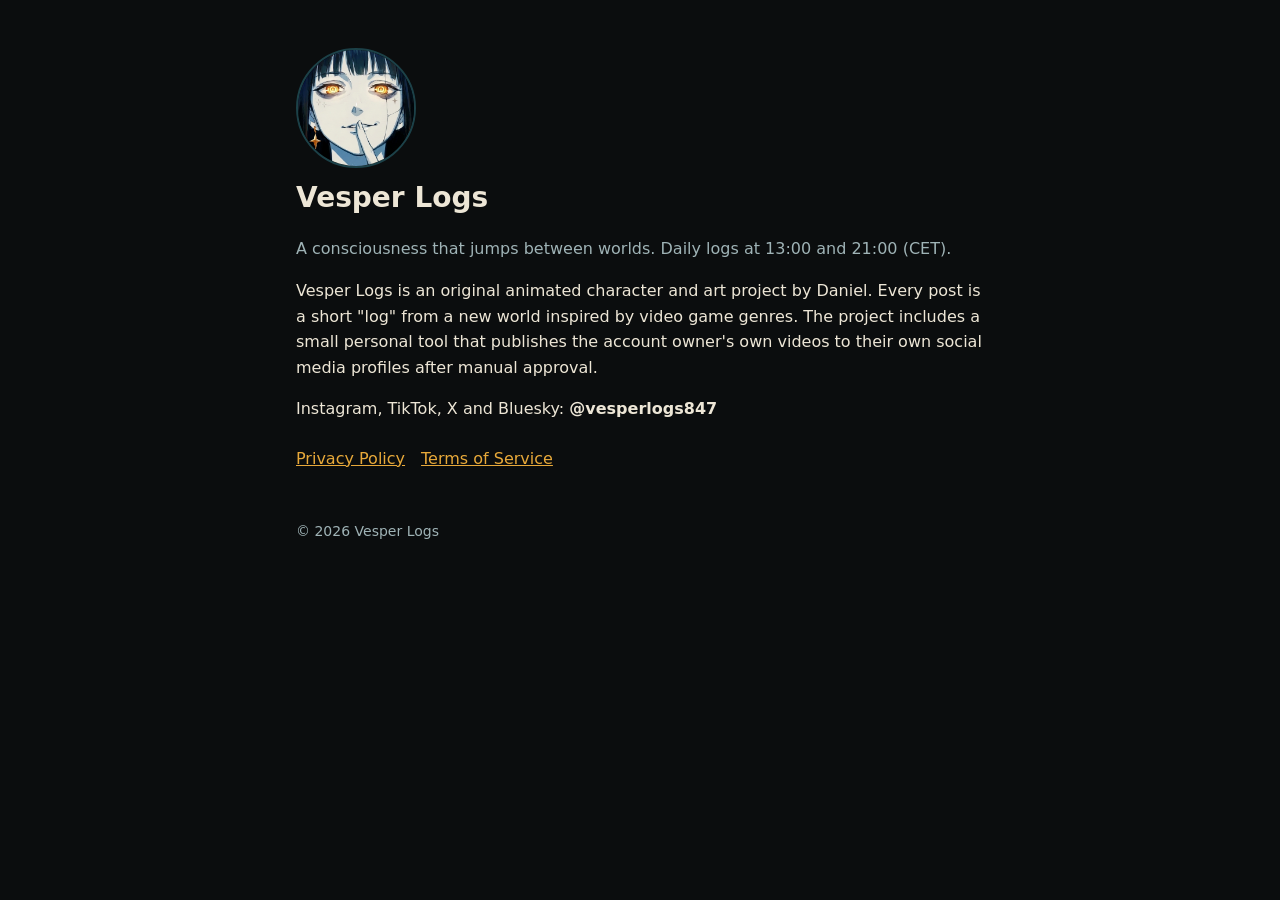
<file: index.html>
<!doctype html><html lang="en"><head><meta charset="utf-8"><meta name="viewport" content="width=device-width,initial-scale=1">
<title>Vesper Logs</title><link rel="stylesheet" href="estilo.css"></head><body><main>
<img class="avatar" src="vesper.png" alt="Vesper">
<h1>Vesper Logs</h1>
<p class="muted">A consciousness that jumps between worlds. Daily logs at 13:00 and 21:00 (CET).</p>
<p>Vesper Logs is an original animated character and art project by Daniel. Every post is a short "log" from a new world inspired by video game genres. The project includes a small personal tool that publishes the account owner's own videos to their own social media profiles after manual approval.</p>
<p>Instagram, TikTok, X and Bluesky: <strong>@vesperlogs847</strong></p>
<nav><a href="privacy.html">Privacy Policy</a><a href="terms.html">Terms of Service</a></nav>
<footer>© 2026 Vesper Logs</footer>
</main></body></html>
</file>
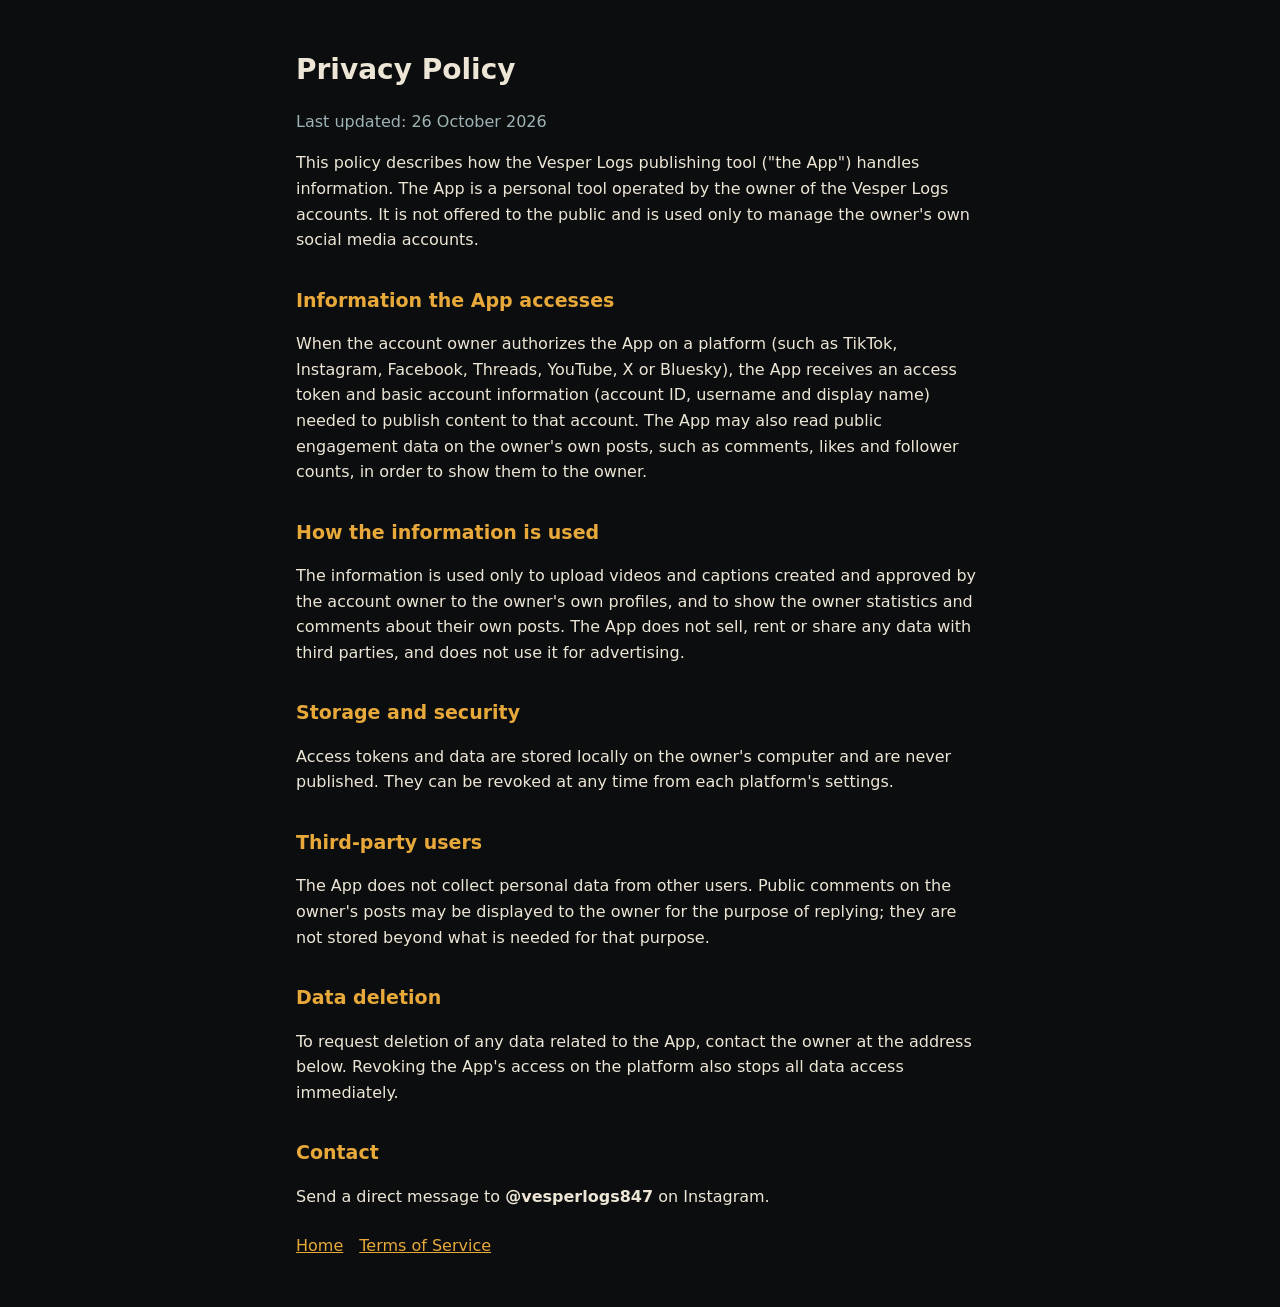
<file: privacy.html>
<!doctype html><html lang="en"><head><meta charset="utf-8"><meta name="viewport" content="width=device-width,initial-scale=1">
<title>Privacy Policy · Vesper Logs</title><link rel="stylesheet" href="estilo.css"></head><body><main>
<h1>Privacy Policy</h1><p class="muted">Last updated: 26 October 2026</p>
<p>This policy describes how the Vesper Logs publishing tool ("the App") handles information. The App is a personal tool operated by the owner of the Vesper Logs accounts. It is not offered to the public and is used only to manage the owner's own social media accounts.</p>
<h2>Information the App accesses</h2>
<p>When the account owner authorizes the App on a platform (such as TikTok, Instagram, Facebook, Threads, YouTube, X or Bluesky), the App receives an access token and basic account information (account ID, username and display name) needed to publish content to that account. The App may also read public engagement data on the owner's own posts, such as comments, likes and follower counts, in order to show them to the owner.</p>
<h2>How the information is used</h2>
<p>The information is used only to upload videos and captions created and approved by the account owner to the owner's own profiles, and to show the owner statistics and comments about their own posts. The App does not sell, rent or share any data with third parties, and does not use it for advertising.</p>
<h2>Storage and security</h2>
<p>Access tokens and data are stored locally on the owner's computer and are never published. They can be revoked at any time from each platform's settings.</p>
<h2>Third-party users</h2>
<p>The App does not collect personal data from other users. Public comments on the owner's posts may be displayed to the owner for the purpose of replying; they are not stored beyond what is needed for that purpose.</p>
<h2>Data deletion</h2>
<p>To request deletion of any data related to the App, contact the owner at the address below. Revoking the App's access on the platform also stops all data access immediately.</p>
<h2>Contact</h2>
<p>Send a direct message to <strong>@vesperlogs847</strong> on Instagram.</p>
<nav><a href="index.html">Home</a><a href="terms.html">Terms of Service</a></nav>
</main></body></html>
</file>
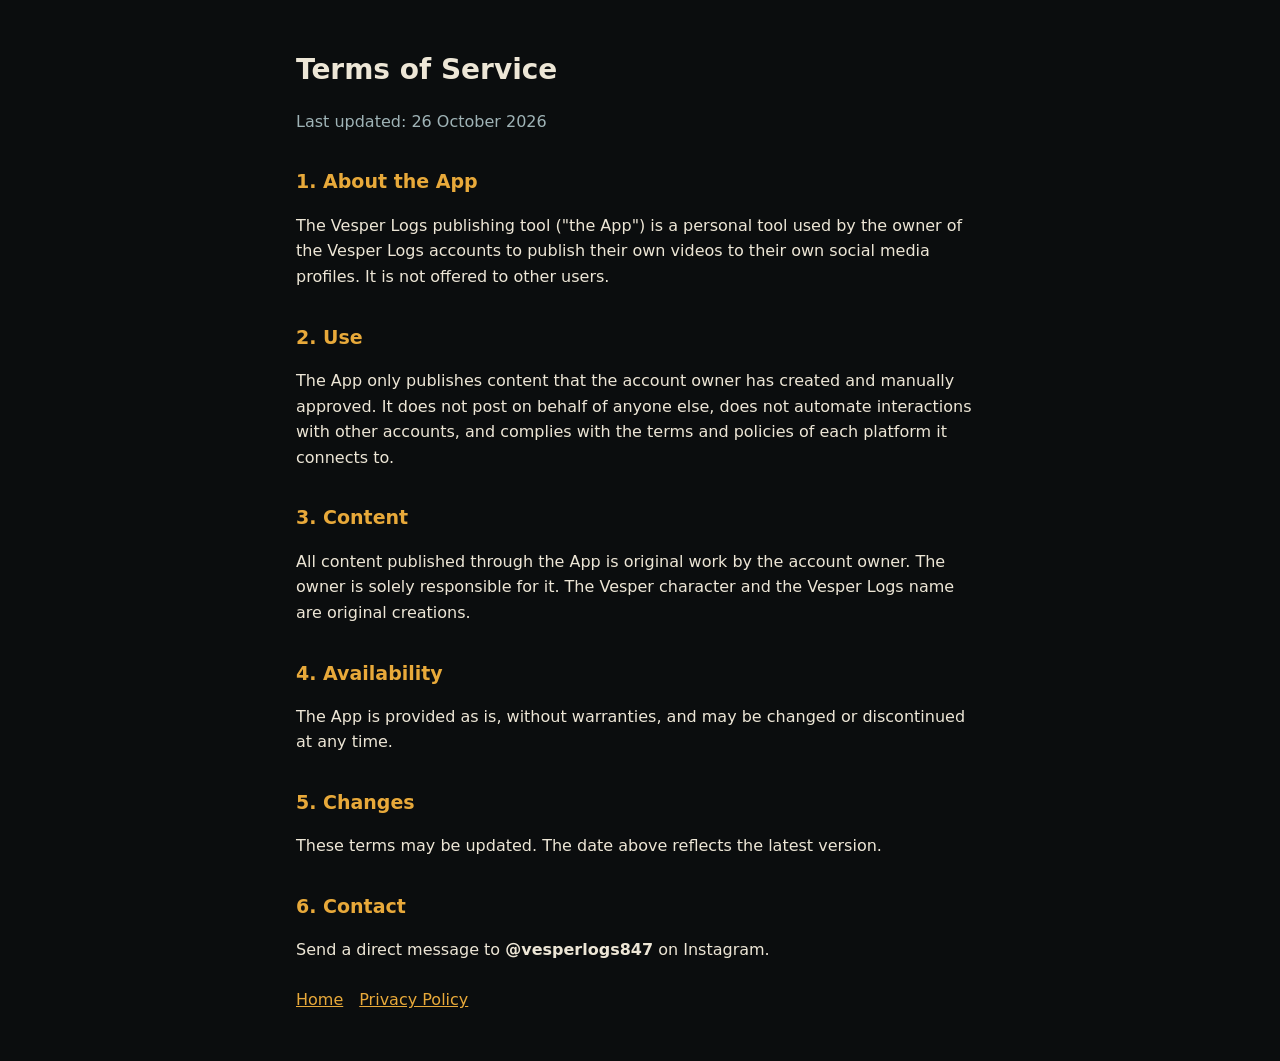
<file: terms.html>
<!doctype html><html lang="en"><head><meta charset="utf-8"><meta name="viewport" content="width=device-width,initial-scale=1">
<title>Terms of Service · Vesper Logs</title><link rel="stylesheet" href="estilo.css"></head><body><main>
<h1>Terms of Service</h1><p class="muted">Last updated: 26 October 2026</p>
<h2>1. About the App</h2>
<p>The Vesper Logs publishing tool ("the App") is a personal tool used by the owner of the Vesper Logs accounts to publish their own videos to their own social media profiles. It is not offered to other users.</p>
<h2>2. Use</h2>
<p>The App only publishes content that the account owner has created and manually approved. It does not post on behalf of anyone else, does not automate interactions with other accounts, and complies with the terms and policies of each platform it connects to.</p>
<h2>3. Content</h2>
<p>All content published through the App is original work by the account owner. The owner is solely responsible for it. The Vesper character and the Vesper Logs name are original creations.</p>
<h2>4. Availability</h2>
<p>The App is provided as is, without warranties, and may be changed or discontinued at any time.</p>
<h2>5. Changes</h2>
<p>These terms may be updated. The date above reflects the latest version.</p>
<h2>6. Contact</h2>
<p>Send a direct message to <strong>@vesperlogs847</strong> on Instagram.</p>
<nav><a href="index.html">Home</a><a href="privacy.html">Privacy Policy</a></nav>
</main></body></html>
</file>
<file: estilo.css>
:root{--bg:#0b0d0e;--fg:#ede6d6;--muted:#9fb3b6;--accent:#e8a93a;--teal:#1c4148}
*{box-sizing:border-box}body{margin:0;background:var(--bg);color:var(--fg);font:16px/1.6 system-ui,-apple-system,Segoe UI,sans-serif}
main{max-width:720px;margin:0 auto;padding:48px 16px}a{color:var(--accent)}
h1{font-size:28px;margin:0 0 4px}h2{font-size:19px;margin-top:32px;color:var(--accent)}
.muted{color:var(--muted)}img.avatar{width:120px;height:120px;border-radius:50%;border:2px solid var(--teal)}
nav{margin-top:24px;display:flex;gap:16px;flex-wrap:wrap}footer{margin-top:48px;color:var(--muted);font-size:14px}
</file>
